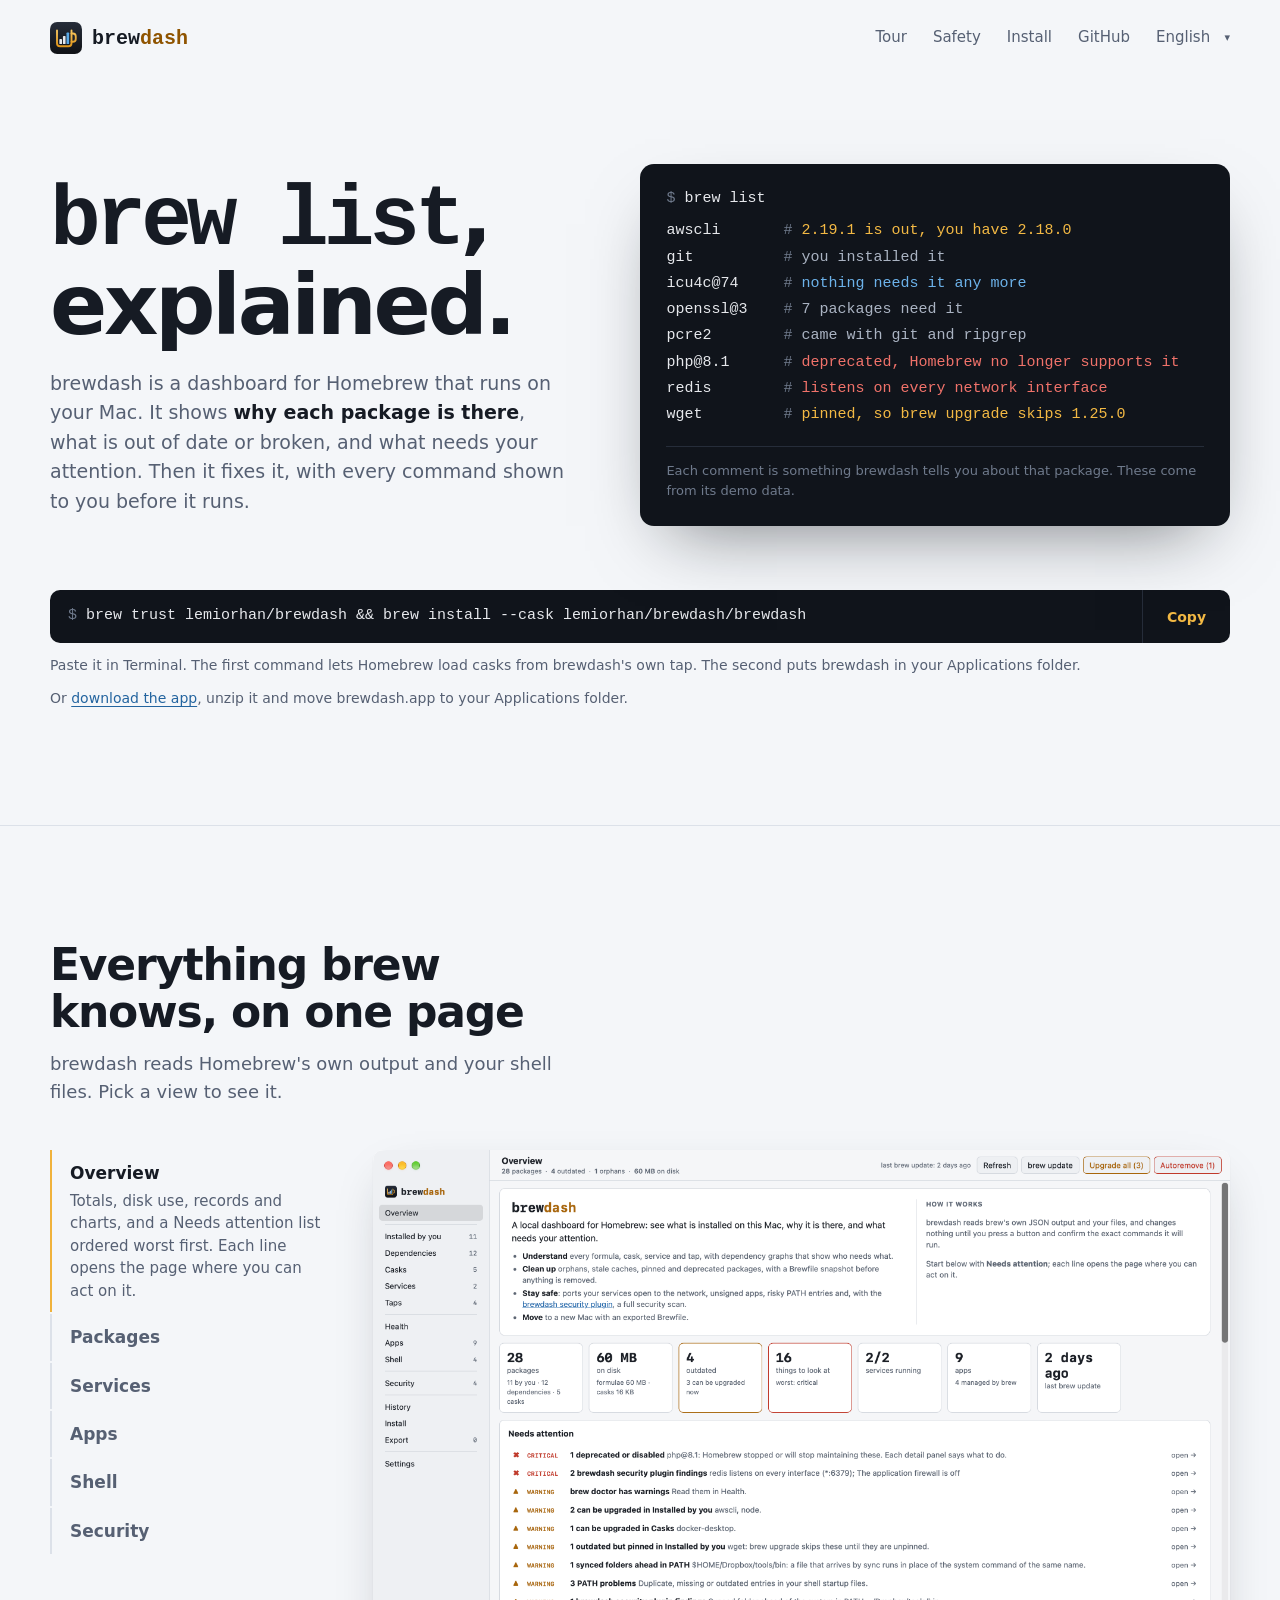
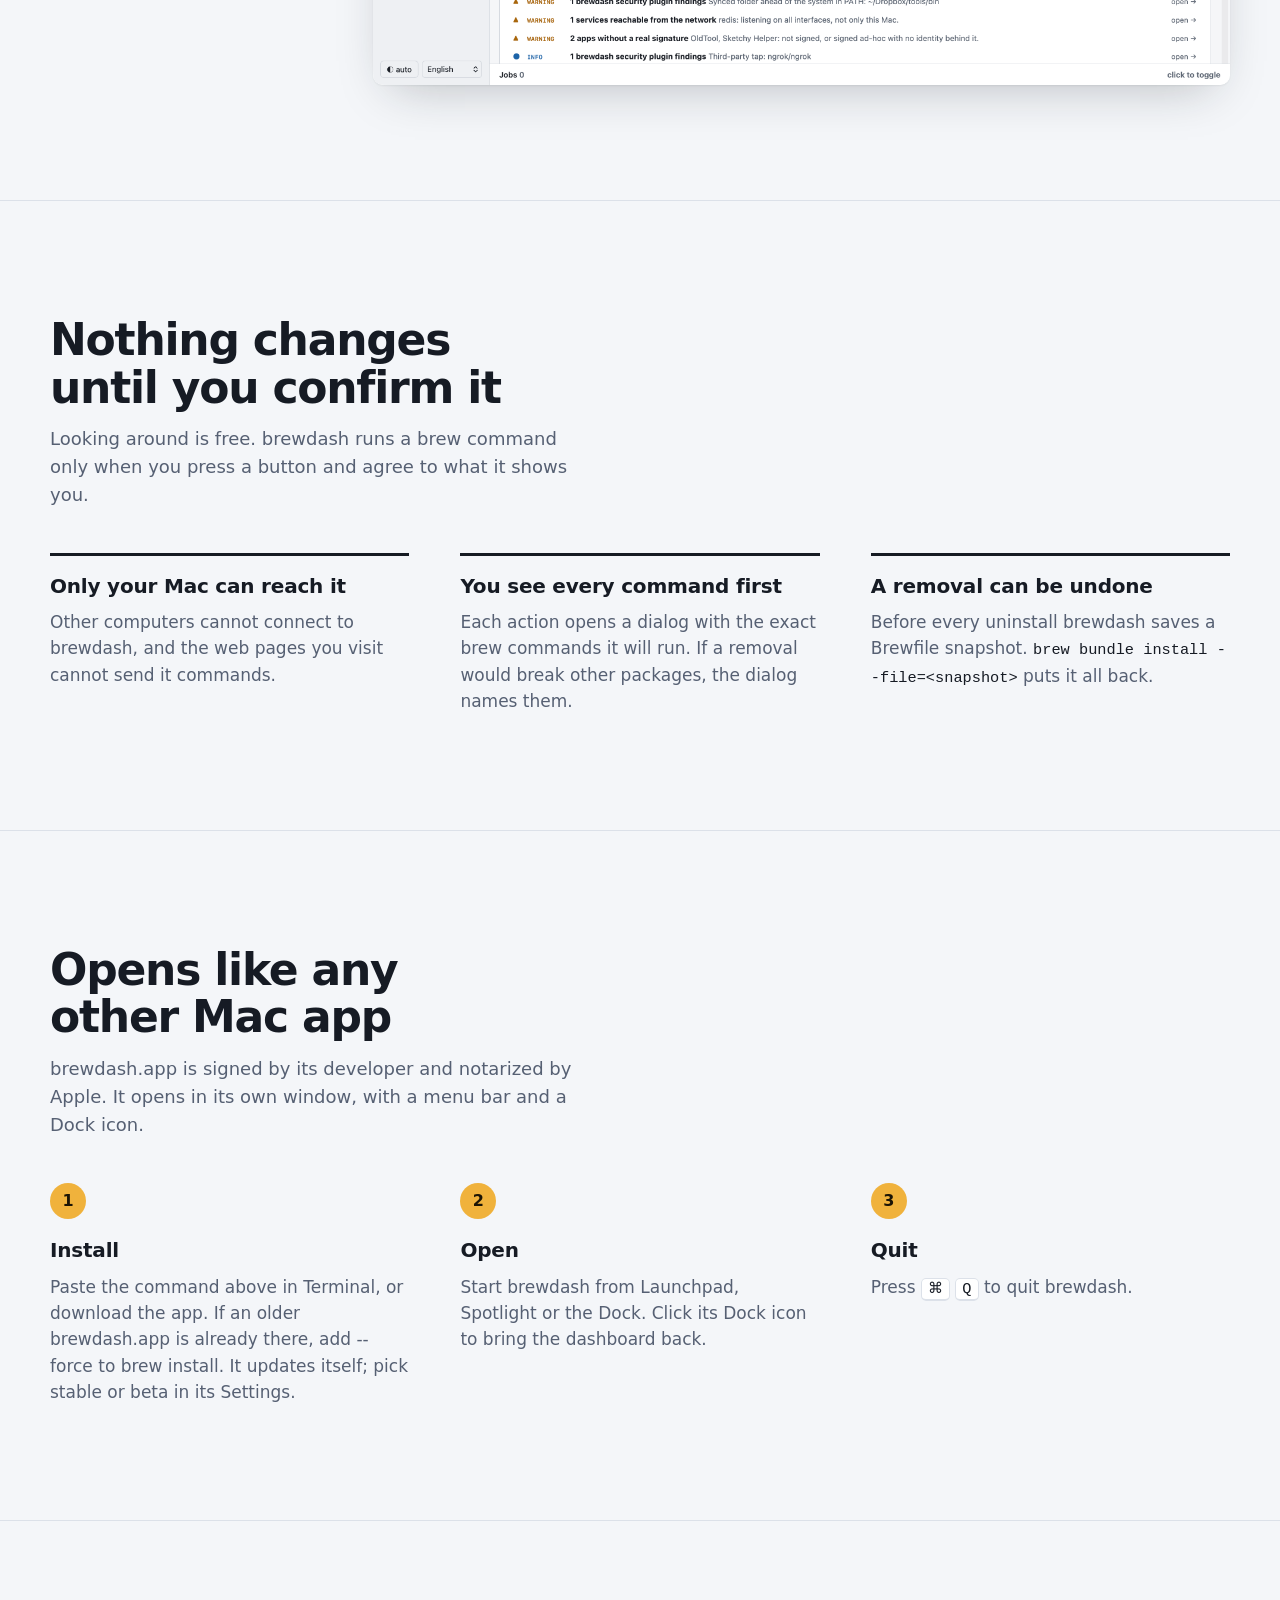
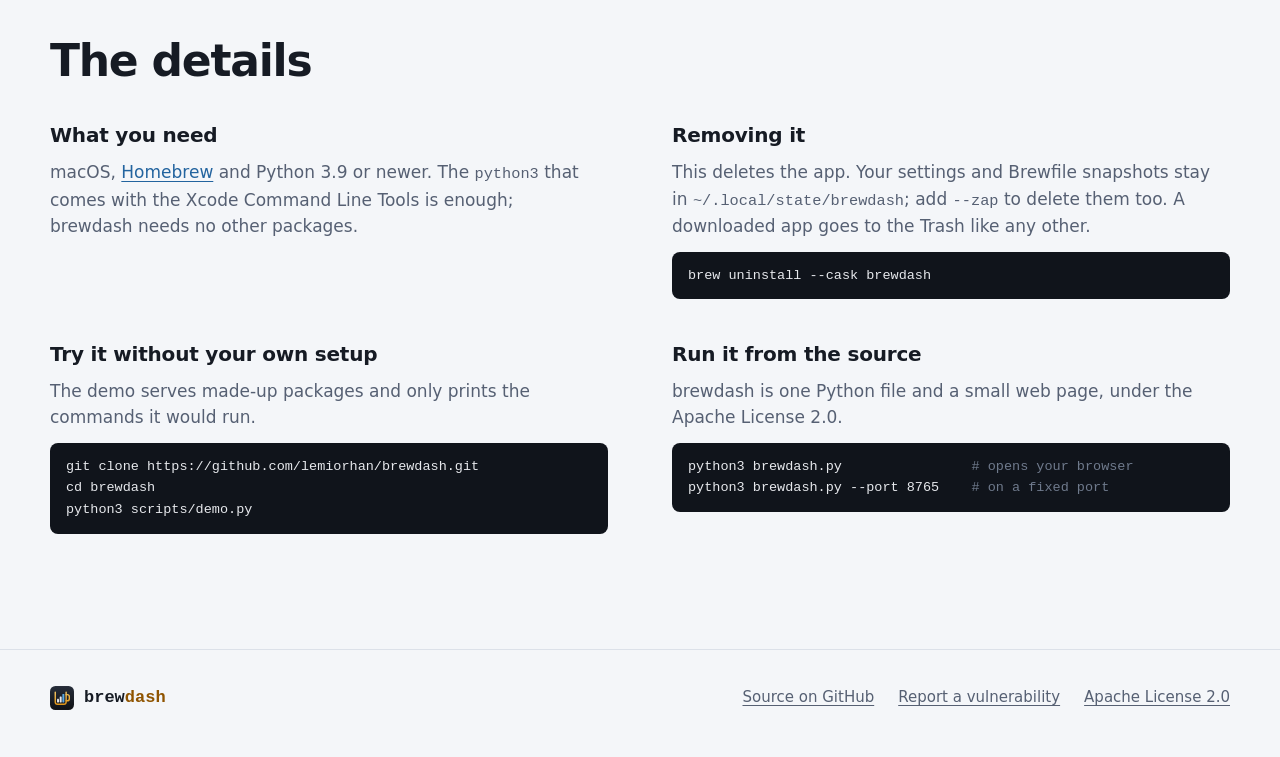
<file: docs/index.html>
<!DOCTYPE html>
<html lang="en">
<head>
<meta charset="utf-8">
<meta name="viewport" content="width=device-width, initial-scale=1">
<title data-i18n="doc.title">brewdash: a dashboard for Homebrew on your Mac</title>
<meta name="description" data-i18n-attr="content:doc.description" content="See why every Homebrew package on your Mac is there, what is out of date or broken, and what needs your attention. Fix it in the app, with every command shown before it runs.">
<meta name="color-scheme" content="light dark">
<meta name="theme-color" content="#f4f6f9" media="(prefers-color-scheme: light)">
<meta name="theme-color" content="#151a22" media="(prefers-color-scheme: dark)">
<link rel="icon" href="assets/logo.svg" type="image/svg+xml">
<link rel="alternate icon" href="assets/favicon-32.png" type="image/png" sizes="32x32">
<link rel="apple-touch-icon" href="assets/apple-touch-icon.png">
<link rel="canonical" href="https://lemiorhan.github.io/brewdash/">
<meta property="og:type" content="website">
<meta property="og:site_name" content="brewdash">
<meta property="og:title" content="brewdash: brew list, explained">
<meta property="og:description" content="A local dashboard for Homebrew. See why every package is there and what needs your attention.">
<meta property="og:url" content="https://lemiorhan.github.io/brewdash/">
<meta property="og:locale" content="en_US">
<meta property="og:locale:alternate" content="tr_TR">
<meta property="og:locale:alternate" content="es_ES">
<meta property="og:locale:alternate" content="zh_CN">
<meta property="og:image" content="https://lemiorhan.github.io/brewdash/assets/social.png">
<meta property="og:image:secure_url" content="https://lemiorhan.github.io/brewdash/assets/social.png">
<meta property="og:image:type" content="image/png">
<meta property="og:image:width" content="1200">
<meta property="og:image:height" content="630">
<meta property="og:image:alt" content="The brewdash logo, a mug holding a bar chart, beside the text: A local dashboard for Homebrew. See what is installed, and why.">
<meta name="twitter:card" content="summary_large_image">
<meta name="twitter:title" content="brewdash: brew list, explained">
<meta name="twitter:description" content="A local dashboard for Homebrew. See why every package is there and what needs your attention.">
<meta name="twitter:image" content="https://lemiorhan.github.io/brewdash/assets/social.png">
<meta name="twitter:image:alt" content="The brewdash logo, a mug holding a bar chart, beside the text: A local dashboard for Homebrew. See what is installed, and why.">
<meta name="author" content="Lemi Orhan Ergin">
<style>
:root {
  --paper: #f4f6f9;
  --surface: #ffffff;
  --ink: #161b24;
  --muted: #566073;
  --rule: #dce1e9;
  --amber: #8f5400;
  --amber-fill: #f0b23c;
  --blue: #23649f;
  --focus: #2f7fc4;
  --shot-shadow: 0 1px 2px rgba(22, 27, 36, .06), 0 18px 48px -18px rgba(22, 27, 36, .28);

  --term: #10141b;
  --term-rule: #262d3a;
  --term-ink: #e6e8ec;
  --term-dim: #6f7a8c;
  --term-red: #f0726a;
  --term-amber: #f3b944;
  --term-blue: #6cb2ea;
  --term-plain: #aab3c2;

  --sans: system-ui, -apple-system, "SF Pro Text", "Helvetica Neue", sans-serif;
  --mono: ui-monospace, "SF Mono", SFMono-Regular, Menlo, monospace;
  --measure: 34rem;
}
@media (prefers-color-scheme: dark) {
  :root {
    --paper: #151a22;
    --surface: #1c222c;
    --ink: #e8eaee;
    --muted: #9aa4b4;
    --rule: #2b3340;
    --amber: #f3b944;
    --blue: #6cb2ea;
    --focus: #6cb2ea;
    --shot-shadow: 0 0 0 1px #2b3340, 0 24px 60px -24px rgba(0, 0, 0, .7);
    --term: #0e1218;
  }
  .hero .terminal, .command, .snippet { box-shadow: 0 0 0 1px var(--term-rule); }
}

* { box-sizing: border-box; }
html { -webkit-text-size-adjust: 100%; scroll-behavior: smooth; }
body {
  margin: 0;
  background: var(--paper);
  color: var(--ink);
  font: 400 17px/1.55 var(--sans);
  -webkit-font-smoothing: antialiased;
}
a { color: var(--blue); text-underline-offset: 3px; }
a:hover { text-decoration-thickness: 2px; }
:focus-visible { outline: 2px solid var(--focus); outline-offset: 3px; border-radius: 4px; }
code, kbd { font-family: var(--mono); font-size: .9em; }
img { display: block; max-width: 100%; height: auto; }

.wrap { width: min(1180px, 100% - 40px); margin-inline: auto; }

/* Top bar */
.top { display: flex; align-items: center; justify-content: space-between; gap: 16px; padding-block: 22px; }
.wordmark { display: inline-flex; align-items: center; color: var(--ink); text-decoration: none; font: 700 20px var(--mono); }
.wordmark img { width: 32px; height: 32px; margin-right: 10px; }
.wordmark span { color: var(--amber); }
.top nav { display: flex; gap: 26px; font-size: 15px; }
.top nav a { color: var(--muted); text-decoration: none; }
.top nav a:hover { color: var(--ink); }
.lang { position: relative; display: inline-flex; align-items: center; color: var(--muted); }
.lang:hover { color: var(--ink); }
.lang select {
  appearance: none;
  -webkit-appearance: none;
  font: inherit;
  color: inherit;
  background: none;
  border: 0;
  padding: 0 14px 0 0;
  cursor: pointer;
}
.lang::after { content: "▾"; position: absolute; right: 0; font-size: 11px; pointer-events: none; }
.lang option { color: var(--ink); background: var(--surface); }

/* Hero */
.hero {
  display: grid;
  grid-template-columns: minmax(0, 1fr) minmax(0, 1.12fr);
  grid-template-areas: "text terminal" "install install";
  gap: clamp(32px, 5vw, 72px) clamp(32px, 5vw, 72px);
  align-items: center;
  padding-block: clamp(36px, 7vw, 88px) clamp(56px, 8vw, 112px);
}
.hero h1 {
  margin: 0 0 22px;
  font-size: clamp(46px, 6.6vw, 86px);
  line-height: .98;
  font-weight: 760;
  letter-spacing: -.04em;
}
.hero h1 code { font: inherit; font-family: var(--mono); font-weight: 700; letter-spacing: -.06em; }
.hero-text { grid-area: text; }
.lede { margin: 0; max-width: var(--measure); font-size: 19px; color: var(--muted); }
.lede strong { color: var(--ink); font-weight: 600; }

/* Install box */
.install { grid-area: install; }
.command {
  display: flex;
  align-items: stretch;
  background: var(--term);
  border-radius: 10px;
  overflow: hidden;
}
.command pre {
  flex: 1;
  margin: 0;
  padding: 15px 18px;
  color: var(--term-ink);
  font: 500 15px/1.5 var(--mono);
  white-space: pre-wrap;
  overflow-wrap: anywhere;
}
.command pre::before { content: "$ "; color: var(--term-dim); }
.copy {
  flex: none;
  min-width: 88px;
  border: 0;
  border-left: 1px solid var(--term-rule);
  background: transparent;
  color: var(--term-amber);
  font: 600 14px var(--sans);
  cursor: pointer;
}
.copy:hover { background: #1a2029; }
.copy:focus-visible { outline-offset: -3px; }
.install-note { margin: 12px 0 0; font-size: 14px; color: var(--muted); }

/* The annotated brew list */
.terminal {
  grid-area: terminal;
  margin: 0;
  background: var(--term);
  color: var(--term-ink);
  border-radius: 14px;
  padding: 22px 26px 26px;
  font: 400 15px/1.75 var(--mono);
  box-shadow: 0 30px 70px -30px rgba(10, 14, 20, .55);
}
.terminal .prompt { color: var(--term-dim); }
.terminal ol { list-style: none; margin: 6px 0 0; padding: 0; }
.terminal li { display: grid; grid-template-columns: 11ch minmax(0, 1fr); column-gap: 2ch; }
.terminal .pkg { color: var(--term-ink); }
.terminal .why { color: var(--term-plain); }
.terminal .why::before { content: "# "; color: var(--term-dim); }
.why.critical { color: var(--term-red); }
.why.warning { color: var(--term-amber); }
.why.info { color: var(--term-blue); }
.terminal figcaption { margin-top: 18px; padding-top: 14px; border-top: 1px solid var(--term-rule); color: var(--term-dim); font: 400 13px/1.5 var(--sans); }

@media (prefers-reduced-motion: no-preference) {
  .terminal .why { animation: annotate .5s steps(18, end) both; animation-delay: calc(.5s + var(--i) * .22s); }
  @keyframes annotate { from { clip-path: inset(0 100% 0 0); } to { clip-path: inset(0 0 0 0); } }
}

/* Sections */
.section { padding-block: clamp(64px, 9vw, 120px); border-top: 1px solid var(--rule); }
.section h2 { margin: 0 0 14px; font-size: clamp(30px, 3.6vw, 44px); line-height: 1.08; font-weight: 720; letter-spacing: -.028em; max-width: 22ch; text-wrap: balance; }
.section .intro { margin: 0 0 44px; max-width: var(--measure); color: var(--muted); font-size: 18px; }

/* Tour */
.tour { display: grid; grid-template-columns: 17rem minmax(0, 1fr); gap: clamp(24px, 4vw, 56px); align-items: start; }
.tour [role="tablist"] { display: flex; flex-direction: column; gap: 2px; }
.tour [role="tab"] {
  display: block;
  width: 100%;
  text-align: left;
  font: inherit;
  color: var(--muted);
  background: none;
  border: 0;
  border-left: 2px solid var(--rule);
  padding: 10px 0 10px 18px;
  cursor: pointer;
}
.tour [role="tab"] b { display: block; font-weight: 600; font-size: 17px; }
.tour [role="tab"] span { display: none; font-size: 15px; line-height: 1.5; margin-top: 4px; }
.tour [role="tab"]:hover { color: var(--ink); }
.tour [role="tab"][aria-selected="true"] { color: var(--ink); border-left-color: var(--amber-fill); }
.tour [role="tab"][aria-selected="true"] span { display: block; color: var(--muted); }
.shot { margin: 0; border-radius: 10px; overflow: hidden; box-shadow: var(--shot-shadow); background: var(--surface); }
.shot img { width: 100%; aspect-ratio: 1440 / 900; object-fit: cover; object-position: top left; }

/* Safety */
.facts { display: grid; grid-template-columns: repeat(3, minmax(0, 1fr)); gap: clamp(24px, 4vw, 56px); margin: 0; padding: 0; list-style: none; }
.facts h3 { margin: 0 0 10px; font-size: 20px; line-height: 1.25; font-weight: 650; letter-spacing: -.01em; }
.facts p { margin: 0; color: var(--muted); }
.facts code { color: var(--ink); }
.facts li { padding-top: 18px; border-top: 3px solid var(--ink); }

/* Mac app steps: a real sequence, so they are numbered */
.steps { counter-reset: step; display: grid; grid-template-columns: repeat(3, minmax(0, 1fr)); gap: clamp(24px, 4vw, 56px); margin: 0; padding: 0; list-style: none; }
.steps li { counter-increment: step; }
.steps li::before {
  content: counter(step);
  display: grid;
  place-items: center;
  width: 36px;
  height: 36px;
  margin-bottom: 16px;
  border-radius: 50%;
  background: var(--amber-fill);
  color: #1b1405;
  font: 700 16px var(--sans);
}
.steps h3 { margin: 0 0 8px; font-size: 20px; font-weight: 650; letter-spacing: -.01em; }
.steps p { margin: 0; color: var(--muted); }
kbd { padding: 1px 6px; border: 1px solid var(--rule); border-bottom-width: 2px; border-radius: 5px; background: var(--surface); color: var(--ink); }

/* Details */
.details { display: grid; grid-template-columns: repeat(2, minmax(0, 1fr)); gap: 40px clamp(32px, 5vw, 72px); margin-top: 36px; }
.details h3 { margin: 0 0 8px; font-size: 20px; font-weight: 650; letter-spacing: -.01em; }
.details p { margin: 0 0 12px; color: var(--muted); max-width: var(--measure); }
.snippet {
  margin: 0;
  padding: 13px 16px;
  background: var(--term);
  color: var(--term-ink);
  border-radius: 8px;
  font: 400 13.5px/1.6 var(--mono);
  white-space: pre-wrap;
  overflow-wrap: anywhere;
}
.snippet .c { color: var(--term-dim); }

footer { border-top: 1px solid var(--rule); padding-block: 36px 48px; color: var(--muted); font-size: 15px; }
footer .wrap { display: flex; flex-wrap: wrap; align-items: center; justify-content: space-between; gap: 16px 32px; }
footer .wordmark { font-size: 17px; }
footer .wordmark img { width: 24px; height: 24px; }
footer nav { display: flex; flex-wrap: wrap; gap: 8px 24px; }
footer a { color: var(--muted); }

@media (max-width: 960px) {
  .hero { grid-template-columns: minmax(0, 1fr); grid-template-areas: "text" "install" "terminal"; }
  .tour { grid-template-columns: minmax(0, 1fr); }
  .tour [role="tablist"] { flex-direction: row; overflow-x: auto; gap: 0; scrollbar-width: none; }
  .tour [role="tab"] { width: auto; flex: none; border-left: 0; border-bottom: 2px solid var(--rule); padding: 8px 14px; }
  .tour [role="tab"] b { font-size: 16px; }
  .tour [role="tab"] span, .tour [role="tab"][aria-selected="true"] span { display: none; }
  .tour [role="tab"][aria-selected="true"] { border-bottom-color: var(--amber-fill); }
  .tour-caption { display: block; }
  .facts, .steps, .details { grid-template-columns: minmax(0, 1fr); }
}
.tour-caption { display: none; margin: 14px 0 0; color: var(--muted); font-size: 15px; }
@media (max-width: 560px) {
  body { font-size: 16px; }
  .top nav a:not(.gh) { display: none; }
  .lede { font-size: 17px; }
  .terminal { padding: 18px 18px 20px; font-size: 13px; line-height: 1.55; border-radius: 12px; }
  .terminal li { grid-template-columns: minmax(0, 1fr); margin-bottom: 6px; }
  .terminal .why { padding-left: 2ch; }
  .command pre { font-size: 14px; padding: 13px 14px; }
  .copy { min-width: 72px; }
}
</style>
</head>
<body>

<header class="wrap top">
  <a class="wordmark" href="./" aria-label="brewdash home" data-i18n-attr="aria-label:home.aria"><img src="assets/logo.svg" alt="">brew<span>dash</span></a>
  <nav aria-label="Page" data-i18n-attr="aria-label:nav.aria">
    <a href="#tour" data-i18n="nav.tour">Tour</a>
    <a href="#safety" data-i18n="nav.safety">Safety</a>
    <a href="#install" data-i18n="nav.install">Install</a>
    <a class="gh" href="https://github.com/lemiorhan/brewdash">GitHub</a>
    <label class="lang"><select id="lang" aria-label="Language" data-i18n-attr="aria-label:lang.label">
      <option value="en" lang="en">English</option>
      <option value="tr" lang="tr">Türkçe</option>
      <option value="es" lang="es">Español</option>
      <option value="zh-CN" lang="zh-CN">简体中文</option>
    </select></label>
  </nav>
</header>

<main>
  <section class="wrap hero">
    <div class="hero-text">
      <h1 data-i18n-html="hero.title"><code>brew list</code>, explained.</h1>
      <p class="lede" data-i18n-html="hero.lede">brewdash is a dashboard for Homebrew that runs on your Mac. It shows <strong>why each package is there</strong>, what is out of date or broken, and what needs your attention. Then it fixes it, with every command shown to you before it runs.</p>
    </div>

    <div class="install" id="install">
      <div class="command">
        <pre id="install-command" tabindex="0">brew trust lemiorhan/brewdash &amp;&amp; brew install --cask lemiorhan/brewdash/brewdash</pre>
        <button type="button" class="copy" data-copy="install-command" data-i18n="copy.button">Copy</button>
      </div>
      <p class="install-note" data-i18n="install.note">Paste it in Terminal. The first command lets Homebrew load casks from brewdash's own tap. The second puts brewdash in your Applications folder.</p>
      <p class="install-note" data-i18n-html="install.download">Or <a class="download" href="https://github.com/lemiorhan/brewdash/releases/latest/download/brewdash-macos.zip">download the app</a>, unzip it and move brewdash.app to your Applications folder.</p>
      <p class="install-note" role="status" aria-live="polite" id="copy-status"></p>
    </div>

    <figure class="terminal" aria-label="brew list output with what brewdash tells you about each package" data-i18n-attr="aria-label:terminal.aria">
      <span class="prompt">$</span> brew list
      <ol>
        <li style="--i:0"><span class="pkg">awscli</span><span class="why warning">2.19.1 is out, you have 2.18.0</span></li>
        <li style="--i:1"><span class="pkg">git</span><span class="why">you installed it</span></li>
        <li style="--i:2"><span class="pkg">icu4c@74</span><span class="why info">nothing needs it any more</span></li>
        <li style="--i:3"><span class="pkg">openssl@3</span><span class="why">7 packages need it</span></li>
        <li style="--i:4"><span class="pkg">pcre2</span><span class="why">came with git and ripgrep</span></li>
        <li style="--i:5"><span class="pkg">php@8.1</span><span class="why critical">deprecated, Homebrew no longer supports it</span></li>
        <li style="--i:6"><span class="pkg">redis</span><span class="why critical">listens on every network interface</span></li>
        <li style="--i:7"><span class="pkg">wget</span><span class="why warning">pinned, so brew upgrade skips 1.25.0</span></li>
      </ol>
      <figcaption data-i18n="terminal.caption">Each comment is something brewdash tells you about that package. These come from its demo data.</figcaption>
    </figure>
  </section>

  <section class="section" id="tour" aria-labelledby="tour-title">
    <div class="wrap">
      <h2 id="tour-title" data-i18n="tour.title">Everything brew knows, on one page</h2>
      <p class="intro" data-i18n="tour.intro">brewdash reads Homebrew's own output and your shell files. Pick a view to see it.</p>
      <div class="tour">
        <div role="tablist" aria-label="Views" data-i18n-attr="aria-label:tour.viewsAria" aria-orientation="vertical">
          <button type="button" role="tab" aria-selected="true" aria-controls="tour-shot" data-shot="overview" data-alt="The overview: totals, disk use and a Needs attention list ordered worst first" data-i18n-attr="data-alt:tour.overview.alt"><b data-i18n="tour.overview.name">Overview</b><span data-i18n="tour.overview.desc">Totals, disk use, records and charts, and a Needs attention list ordered worst first. Each line opens the page where you can act on it.</span></button>
          <button type="button" role="tab" aria-selected="false" aria-controls="tour-shot" data-shot="packages" data-alt="The package list with the detail panel and dependency graph of node" data-i18n-attr="data-alt:tour.packages.alt"><b data-i18n="tour.packages.name">Packages</b><span data-i18n="tour.packages.desc">Version, size, install date and what uses each package. The detail panel draws the dependency graph and says whether removing it is safe.</span></button>
          <button type="button" role="tab" aria-selected="false" aria-controls="tour-shot" data-shot="services" data-alt="Brew services with the ports each one listens on" data-i18n-attr="data-alt:tour.services.alt"><b data-i18n="tour.services.name">Services</b><span data-i18n="tour.services.desc">Start, stop and restart brew services, and see which ports each one opens. A port other machines can reach is flagged.</span></button>
          <button type="button" role="tab" aria-selected="false" aria-controls="tour-shot" data-shot="apps" data-alt="Apps with how each was installed and who signed it" data-i18n-attr="data-alt:tour.apps.alt"><b data-i18n="tour.apps.name">Apps</b><span data-i18n="tour.apps.desc">Every app in your Applications folders, how it got there and who signed it. Replace an app you installed by hand with the same app from its brew cask.</span></button>
          <button type="button" role="tab" aria-selected="false" aria-controls="tour-shot" data-shot="shell" data-alt="PATH entries from shell startup files with problems flagged" data-i18n-attr="data-alt:tour.shell.alt"><b data-i18n="tour.shell.name">Shell</b><span data-i18n="tour.shell.desc">The PATH lines in your shell startup files, with missing, duplicated and risky entries flagged.</span></button>
          <button type="button" role="tab" aria-selected="false" aria-controls="tour-shot" data-shot="security" data-alt="The brewdash security plugin's findings in the Security tab" data-i18n-attr="data-alt:tour.security.alt"><b data-i18n="tour.security.name">Security</b><span data-i18n="tour.security.desc">Findings from the brewdash security plugin, a separate macOS security scanner, shown next to the packages, taps and shell files they concern.</span></button>
        </div>
        <div id="tour-shot" role="tabpanel" aria-label="Screenshot" data-i18n-attr="aria-label:tour.shotAria">
          <figure class="shot">
            <picture>
              <source media="(prefers-color-scheme: dark)" srcset="screenshots/overview-dark.png">
              <img src="screenshots/overview-light.png" width="1440" height="900" alt="The overview: totals, disk use and a Needs attention list ordered worst first">
            </picture>
          </figure>
          <p class="tour-caption" id="tour-caption">Totals, disk use, records and charts, and a Needs attention list ordered worst first. Each line opens the page where you can act on it.</p>
        </div>
      </div>
    </div>
  </section>

  <section class="section" id="safety" aria-labelledby="safety-title">
    <div class="wrap">
      <h2 id="safety-title" data-i18n="safety.title">Nothing changes until you confirm it</h2>
      <p class="intro" data-i18n="safety.intro">Looking around is free. brewdash runs a brew command only when you press a button and agree to what it shows you.</p>
      <ul class="facts">
        <li>
          <h3 data-i18n="safety.local.title">Only your Mac can reach it</h3>
          <p data-i18n="safety.local.body">Other computers cannot connect to brewdash, and the web pages you visit cannot send it commands.</p>
        </li>
        <li>
          <h3 data-i18n="safety.preview.title">You see every command first</h3>
          <p data-i18n="safety.preview.body">Each action opens a dialog with the exact brew commands it will run. If a removal would break other packages, the dialog names them.</p>
        </li>
        <li>
          <h3 data-i18n="safety.undo.title">A removal can be undone</h3>
          <p data-i18n-html="safety.undo.body">Before every uninstall brewdash saves a Brewfile snapshot. <code>brew bundle install --file=&lt;snapshot&gt;</code> puts it all back.</p>
        </li>
      </ul>
    </div>
  </section>

  <section class="section" id="app" aria-labelledby="app-title">
    <div class="wrap">
      <h2 id="app-title" data-i18n="app.title">Opens like any other Mac app</h2>
      <p class="intro" data-i18n="app.intro">brewdash.app is signed by its developer and notarized by Apple. It opens in its own window, with a menu bar and a Dock icon.</p>
      <ol class="steps">
        <li>
          <h3 data-i18n="app.install.title">Install</h3>
          <p data-i18n="app.install.body">Paste the command above in Terminal, or download the app. If an older brewdash.app is already there, add --force to brew install. It updates itself; pick stable or beta in its Settings.</p>
        </li>
        <li>
          <h3 data-i18n="app.open.title">Open</h3>
          <p data-i18n="app.open.body">Start brewdash from Launchpad, Spotlight or the Dock. Click its Dock icon to bring the dashboard back.</p>
        </li>
        <li>
          <h3 data-i18n="app.quit.title">Quit</h3>
          <p data-i18n-html="app.quit.body">Press <kbd>⌘</kbd> <kbd>Q</kbd> to quit brewdash.</p>
        </li>
      </ol>
    </div>
  </section>

  <section class="section" id="details" aria-labelledby="details-title">
    <div class="wrap">
      <h2 id="details-title" data-i18n="details.title">The details</h2>
      <div class="details">
        <div>
          <h3 data-i18n="details.needs.title">What you need</h3>
          <p data-i18n-html="details.needs.body">macOS, <a href="https://brew.sh">Homebrew</a> and Python 3.9 or newer. The <code>python3</code> that comes with the Xcode Command Line Tools is enough; brewdash needs no other packages.</p>
        </div>
        <div>
          <h3 data-i18n="details.remove.title">Removing it</h3>
          <p data-i18n-html="details.remove.body">This deletes the app. Your settings and Brewfile snapshots stay in <code>~/.local/state/brewdash</code>; add <code>--zap</code> to delete them too. A downloaded app goes to the Trash like any other.</p>
          <pre class="snippet">brew uninstall --cask brewdash</pre>
        </div>
        <div>
          <h3 data-i18n="details.demo.title">Try it without your own setup</h3>
          <p data-i18n="details.demo.body">The demo serves made-up packages and only prints the commands it would run.</p>
          <pre class="snippet">git clone https://github.com/lemiorhan/brewdash.git
cd brewdash
python3 scripts/demo.py</pre>
        </div>
        <div>
          <h3 data-i18n="details.source.title">Run it from the source</h3>
          <p data-i18n="details.source.body">brewdash is one Python file and a small web page, under the Apache License 2.0.</p>
          <pre class="snippet">python3 brewdash.py                <span class="c"># opens your browser</span>
python3 brewdash.py --port 8765    <span class="c"># on a fixed port</span></pre>
        </div>
      </div>
    </div>
  </section>
</main>

<footer>
  <div class="wrap">
    <a class="wordmark" href="./"><img src="assets/logo.svg" alt="">brew<span>dash</span></a>
    <nav aria-label="Project" data-i18n-attr="aria-label:footer.aria">
      <a href="https://github.com/lemiorhan/brewdash" data-i18n="footer.source">Source on GitHub</a>
      <a href="https://github.com/lemiorhan/brewdash/blob/master/SECURITY.md" data-i18n="footer.vuln">Report a vulnerability</a>
      <a href="https://github.com/lemiorhan/brewdash/blob/master/LICENSE">Apache License 2.0</a>
    </nav>
  </div>
</footer>

<script>
window.brewdashI18n = (() => {
  const ZIP = 'class="download" href="https://github.com/lemiorhan/brewdash/releases/latest/download/brewdash-macos.zip"';
  const dict = {
    en: {
      "doc.title": "brewdash: a dashboard for Homebrew on your Mac",
      "doc.description": "See why every Homebrew package on your Mac is there, what is out of date or broken, and what needs your attention. Fix it in the app, with every command shown before it runs.",
      "home.aria": "brewdash home",
      "nav.aria": "Page",
      "nav.tour": "Tour",
      "nav.safety": "Safety",
      "nav.install": "Install",
      "lang.label": "Language",
      "hero.title": "<code>brew list</code>, explained.",
      "hero.lede": "brewdash is a dashboard for Homebrew that runs on your Mac. It shows <strong>why each package is there</strong>, what is out of date or broken, and what needs your attention. Then it fixes it, with every command shown to you before it runs.",
      "copy.button": "Copy",
      "copy.done": "Copied",
      "copy.status": "The install command is on your clipboard. Paste it in Terminal.",
      "copy.fallback": "Press ⌘C to copy the selected command.",
      "install.note": "Paste it in Terminal. The first command lets Homebrew load casks from brewdash's own tap. The second puts brewdash in your Applications folder.",
      "install.download": `Or <a ${ZIP}>download the app</a>, unzip it and move brewdash.app to your Applications folder.`,
      "terminal.aria": "brew list output with what brewdash tells you about each package",
      "terminal.caption": "Each comment is something brewdash tells you about that package. These come from its demo data.",
      "tour.title": "Everything brew knows, on one page",
      "tour.intro": "brewdash reads Homebrew's own output and your shell files. Pick a view to see it.",
      "tour.viewsAria": "Views",
      "tour.shotAria": "Screenshot",
      "tour.overview.name": "Overview",
      "tour.overview.desc": "Totals, disk use, records and charts, and a Needs attention list ordered worst first. Each line opens the page where you can act on it.",
      "tour.overview.alt": "The overview: totals, disk use and a Needs attention list ordered worst first",
      "tour.packages.name": "Packages",
      "tour.packages.desc": "Version, size, install date and what uses each package. The detail panel draws the dependency graph and says whether removing it is safe.",
      "tour.packages.alt": "The package list with the detail panel and dependency graph of node",
      "tour.services.name": "Services",
      "tour.services.desc": "Start, stop and restart brew services, and see which ports each one opens. A port other machines can reach is flagged.",
      "tour.services.alt": "Brew services with the ports each one listens on",
      "tour.apps.name": "Apps",
      "tour.apps.desc": "Every app in your Applications folders, how it got there and who signed it. Replace an app you installed by hand with the same app from its brew cask.",
      "tour.apps.alt": "Apps with how each was installed and who signed it",
      "tour.shell.name": "Shell",
      "tour.shell.desc": "The PATH lines in your shell startup files, with missing, duplicated and risky entries flagged.",
      "tour.shell.alt": "PATH entries from shell startup files with problems flagged",
      "tour.security.name": "Security",
      "tour.security.desc": "Findings from the brewdash security plugin, a separate macOS security scanner, shown next to the packages, taps and shell files they concern.",
      "tour.security.alt": "The brewdash security plugin's findings in the Security tab",
      "safety.title": "Nothing changes until you confirm it",
      "safety.intro": "Looking around is free. brewdash runs a brew command only when you press a button and agree to what it shows you.",
      "safety.local.title": "Only your Mac can reach it",
      "safety.local.body": "Other computers cannot connect to brewdash, and the web pages you visit cannot send it commands.",
      "safety.preview.title": "You see every command first",
      "safety.preview.body": "Each action opens a dialog with the exact brew commands it will run. If a removal would break other packages, the dialog names them.",
      "safety.undo.title": "A removal can be undone",
      "safety.undo.body": "Before every uninstall brewdash saves a Brewfile snapshot. <code>brew bundle install --file=&lt;snapshot&gt;</code> puts it all back.",
      "app.title": "Opens like any other Mac app",
      "app.intro": "brewdash.app is signed by its developer and notarized by Apple. It opens in its own window, with a menu bar and a Dock icon.",
      "app.install.title": "Install",
      "app.install.body": "Paste the command above in Terminal, or download the app. If an older brewdash.app is already there, add --force to brew install. It updates itself; pick stable or beta in its Settings.",
      "app.open.title": "Open",
      "app.open.body": "Start brewdash from Launchpad, Spotlight or the Dock. Click its Dock icon to bring the dashboard back.",
      "app.quit.title": "Quit",
      "app.quit.body": "Press <kbd>⌘</kbd> <kbd>Q</kbd> to quit brewdash.",
      "details.title": "The details",
      "details.needs.title": "What you need",
      "details.needs.body": 'macOS, <a href="https://brew.sh">Homebrew</a> and Python 3.9 or newer. The <code>python3</code> that comes with the Xcode Command Line Tools is enough; brewdash needs no other packages.',
      "details.remove.title": "Removing it",
      "details.remove.body": "This deletes the app. Your settings and Brewfile snapshots stay in <code>~/.local/state/brewdash</code>; add <code>--zap</code> to delete them too. A downloaded app goes to the Trash like any other.",
      "details.demo.title": "Try it without your own setup",
      "details.demo.body": "The demo serves made-up packages and only prints the commands it would run.",
      "details.source.title": "Run it from the source",
      "details.source.body": "brewdash is one Python file and a small web page, under the Apache License 2.0.",
      "footer.aria": "Project",
      "footer.source": "Source on GitHub",
      "footer.vuln": "Report a vulnerability",
    },
    tr: {
      "doc.title": "brewdash: Mac'indeki Homebrew için bir dashboard",
      "doc.description": "Mac'indeki her Homebrew paketinin neden orada olduğunu, hangilerinin güncel olmadığını ya da bozuk olduğunu ve neyle ilgilenmen gerektiğini gör. Sorunları uygulamanın içinden düzelt; her komut çalışmadan önce önüne gelir.",
      "home.aria": "brewdash ana sayfa",
      "nav.aria": "Sayfa",
      "nav.tour": "Ekranlar",
      "nav.safety": "Güvenlik",
      "nav.install": "Kurulum",
      "lang.label": "Dil",
      "hero.title": "<code>brew list</code>, açıklamalı.",
      "hero.lede": "brewdash, Mac'inde çalışan bir Homebrew dashboard'u. <strong>Her paketin neden orada olduğunu</strong>, hangilerinin güncel olmadığını ya da bozuk olduğunu ve neyle ilgilenmen gerektiğini gösteriyor. Sonra da düzeltiyor; her komutu çalıştırmadan önce sana gösteriyor.",
      "copy.button": "Kopyala",
      "copy.done": "Kopyalandı",
      "copy.status": "Kurulum komutu panoda. Terminal'e yapıştır.",
      "copy.fallback": "Seçili komutu kopyalamak için ⌘C'ye bas.",
      "install.note": "Terminal'e yapıştır. İlk komut, Homebrew'un brewdash'in kendi tap'inden cask yüklemesine izin veriyor. İkincisi brewdash'i Uygulamalar klasörüne koyuyor.",
      "install.download": `Ya da <a ${ZIP}>uygulamayı indir</a>, ZIP'i aç ve brewdash.app'i Uygulamalar klasörüne taşı.`,
      "terminal.aria": "brewdash'in her paket için söyledikleriyle birlikte brew list çıktısı",
      "terminal.caption": "Her yorum, brewdash'in o paket hakkında sana söylediği bir şey. Bunlar demo verisinden geliyor.",
      "tour.title": "brew'un bildiği her şey, tek sayfada",
      "tour.intro": "brewdash, Homebrew'un kendi çıktısını ve shell dosyalarını okuyor. Görmek için bir ekran seç.",
      "tour.viewsAria": "Ekranlar",
      "tour.shotAria": "Ekran görüntüsü",
      "tour.overview.name": "Genel bakış",
      "tour.overview.desc": "Toplamlar, disk kullanımı, rekorlar ve grafikler, bir de en kötüden başlayan Needs attention listesi. Her satır, o konuda bir şey yapabileceğin sayfayı açıyor.",
      "tour.overview.alt": "Genel bakış ekranı: toplamlar, disk kullanımı ve en kötüden başlayan Needs attention listesi",
      "tour.packages.name": "Paketler",
      "tour.packages.desc": "Her paketin sürümü, boyutu, kurulum tarihi ve onu nelerin kullandığı. Detay paneli dependency grafiğini çiziyor, paketi kaldırmanın güvenli olup olmadığını söylüyor.",
      "tour.packages.alt": "Paket listesi; node'un detay paneli ve dependency grafiği açık",
      "tour.services.name": "Servisler",
      "tour.services.desc": "brew servislerini başlat, durdur, yeniden başlat; hangisinin hangi port'ları açtığını gör. Başka makinelerin erişebildiği port'lar işaretleniyor.",
      "tour.services.alt": "brew servisleri ve her birinin dinlediği port'lar",
      "tour.apps.name": "Uygulamalar",
      "tour.apps.desc": "Uygulamalar klasörlerindeki her uygulama, oraya nasıl geldiği ve kimin imzaladığı. Elle kurduğun bir uygulamanın yerine brew cask'indeki aynı uygulamayı kurabilirsin.",
      "tour.apps.alt": "Uygulamalar; her birinin nasıl kurulduğu ve kimin imzaladığı",
      "tour.shell.name": "Shell",
      "tour.shell.desc": "Shell başlangıç dosyalarındaki PATH satırları. Olmayan, tekrar eden ve riskli girdiler işaretli.",
      "tour.shell.alt": "Shell başlangıç dosyalarındaki PATH girdileri, sorunlu olanlar işaretli",
      "tour.security.name": "Güvenlik taraması",
      "tour.security.desc": "Ayrı bir macOS güvenlik tarayıcısı olan brewdash security plugin'in bulguları, ilgili oldukları paketlerin, tap'lerin ve shell dosyalarının yanında.",
      "tour.security.alt": "Security sekmesindeki brewdash security plugin bulguları",
      "safety.title": "Sen onaylamadan hiçbir şey değişmez",
      "safety.intro": "Etrafa bakmak serbest. brewdash bir brew komutunu ancak sen bir butona basıp gösterdiğini onaylarsan çalıştırıyor.",
      "safety.local.title": "Sadece senin Mac'in erişebilir",
      "safety.local.body": "Başka bilgisayarlar brewdash'e bağlanamaz. Gezdiğin web sayfaları da ona komut gönderemez.",
      "safety.preview.title": "Her komutu önce sen görürsün",
      "safety.preview.body": "Her işlem, çalıştıracağı brew komutlarını birebir gösteren bir dialog açıyor. Bir paketi kaldırmak başka paketleri bozacaksa dialog onları tek tek yazıyor.",
      "safety.undo.title": "Kaldırdığını geri getirebilirsin",
      "safety.undo.body": "brewdash her uninstall'dan önce bir Brewfile snapshot'ı alıyor. <code>brew bundle install --file=&lt;snapshot&gt;</code> hepsini geri kuruyor.",
      "app.title": "Diğer Mac uygulamaları gibi açılır",
      "app.intro": "brewdash.app'i geliştiricisi imzaladı, Apple da notarize etti. Uygulama kendi penceresinde, menü bar'ı ve Dock ikonuyla açılıyor.",
      "app.install.title": "Kur",
      "app.install.body": "Yukarıdaki komutu Terminal'e yapıştır ya da uygulamayı indir. Orada eski bir brewdash.app varsa brew install'a --force ekle. Uygulama kendini güncelliyor; stable ya da beta'yı Ayarlar'dan seç.",
      "app.open.title": "Aç",
      "app.open.body": "brewdash'i Launchpad'den, Spotlight'tan ya da Dock'tan başlat. Dashboard'u geri getirmek için Dock'taki ikonuna tıkla.",
      "app.quit.title": "Kapat",
      "app.quit.body": "brewdash'ten çıkmak için <kbd>⌘</kbd> <kbd>Q</kbd>'ya bas.",
      "details.title": "Detaylar",
      "details.needs.title": "Gerekenler",
      "details.needs.body": 'macOS, <a href="https://brew.sh">Homebrew</a> ve Python 3.9 ya da üstü. Xcode Command Line Tools\'la gelen <code>python3</code> yeterli; brewdash başka paket istemiyor.',
      "details.remove.title": "Kaldırmak için",
      "details.remove.body": "Bu komut uygulamayı siliyor. Ayarların ve Brewfile snapshot'ların <code>~/.local/state/brewdash</code> içinde kalıyor; onları da silmek için <code>--zap</code> ekle. İndirip kurduğun uygulamayı her uygulama gibi Çöp Sepeti'ne taşıman yeterli.",
      "details.demo.title": "Kendi kurulumuna dokunmadan dene",
      "details.demo.body": "Demo uydurma paketlerle çalışıyor ve çalıştıracağı komutları sadece ekrana yazıyor.",
      "details.source.title": "Kaynak koddan çalıştır",
      "details.source.body": "brewdash tek bir Python dosyası ve küçük bir web sayfasından ibaret. Apache License 2.0 ile dağıtılıyor.",
      "footer.aria": "Proje",
      "footer.source": "GitHub'da kaynak kod",
      "footer.vuln": "Güvenlik açığı bildir",
    },
    es: {
      "doc.title": "brewdash: un panel para Homebrew en tu Mac",
      "doc.description": "Descubre por qué está cada paquete de Homebrew en tu Mac, cuáles están desactualizados o rotos y qué requiere tu atención. Arréglalo desde la app, viendo cada comando antes de que se ejecute.",
      "home.aria": "Inicio de brewdash",
      "nav.aria": "Página",
      "nav.tour": "Recorrido",
      "nav.safety": "Seguridad",
      "nav.install": "Instalación",
      "lang.label": "Idioma",
      "hero.title": "<code>brew list</code>, explicado.",
      "hero.lede": "brewdash es un panel para Homebrew que se ejecuta en tu Mac. Te muestra <strong>por qué está ahí cada paquete</strong>, qué está desactualizado o roto y qué requiere tu atención. Y luego lo arregla, enseñándote cada comando antes de ejecutarlo.",
      "copy.button": "Copiar",
      "copy.done": "Copiado",
      "copy.status": "El comando de instalación está en tu portapapeles. Pégalo en Terminal.",
      "copy.fallback": "Pulsa ⌘C para copiar el comando seleccionado.",
      "install.note": "Pégalo en Terminal. El primer comando permite que Homebrew cargue casks del tap propio de brewdash. El segundo instala brewdash en tu carpeta Aplicaciones.",
      "install.download": `O <a ${ZIP}>descarga la app</a>, descomprímela y mueve brewdash.app a tu carpeta Aplicaciones.`,
      "terminal.aria": "Salida de brew list con lo que brewdash te dice de cada paquete",
      "terminal.caption": "Cada comentario es algo que brewdash te dice sobre ese paquete. Salen de sus datos de demostración.",
      "tour.title": "Todo lo que sabe brew, en una sola página",
      "tour.intro": "brewdash lee la salida del propio Homebrew y tus archivos de shell. Elige una vista para verla.",
      "tour.viewsAria": "Vistas",
      "tour.shotAria": "Captura de pantalla",
      "tour.overview.name": "Resumen",
      "tour.overview.desc": "Totales, uso de disco, récords y gráficos, y una lista Needs attention ordenada de lo más grave a lo menos. Cada línea abre la página donde puedes resolverlo.",
      "tour.overview.alt": "La vista Resumen: totales, uso de disco y una lista Needs attention ordenada de lo más grave a lo menos",
      "tour.packages.name": "Paquetes",
      "tour.packages.desc": "Versión, tamaño, fecha de instalación y qué depende de cada paquete. El panel de detalle dibuja el grafo de dependencias y te dice si es seguro desinstalarlo.",
      "tour.packages.alt": "La lista de paquetes con el panel de detalle y el grafo de dependencias de node",
      "tour.services.name": "Servicios",
      "tour.services.desc": "Inicia, detén y reinicia servicios de brew, y mira qué puertos abre cada uno. Se marca cualquier puerto al que puedan llegar otras máquinas.",
      "tour.services.alt": "Servicios de brew con los puertos en los que escucha cada uno",
      "tour.apps.name": "Apps",
      "tour.apps.desc": "Todas las apps de tus carpetas Aplicaciones, cómo llegaron ahí y quién las firmó. Cambia una app que instalaste a mano por la misma app de su cask de brew.",
      "tour.apps.alt": "Apps con cómo se instaló cada una y quién la firmó",
      "tour.shell.name": "Shell",
      "tour.shell.desc": "Las líneas de PATH de tus archivos de arranque de la shell, con las entradas inexistentes, duplicadas o arriesgadas marcadas.",
      "tour.shell.alt": "Entradas de PATH de los archivos de arranque de la shell, con los problemas marcados",
      "tour.security.name": "Análisis de seguridad",
      "tour.security.desc": "Los hallazgos del brewdash security plugin, un escáner de seguridad para macOS independiente, junto a los paquetes, taps y archivos de shell a los que afectan.",
      "tour.security.alt": "Hallazgos del brewdash security plugin en la pestaña Security",
      "safety.title": "Nada cambia hasta que tú lo confirmas",
      "safety.intro": "Mirar no cuesta nada. brewdash solo ejecuta un comando de brew cuando pulsas un botón y aceptas lo que te muestra.",
      "safety.local.title": "Solo tu Mac puede acceder",
      "safety.local.body": "Otros ordenadores no pueden conectarse a brewdash, y las páginas web que visitas no pueden enviarle comandos.",
      "safety.preview.title": "Ves cada comando antes",
      "safety.preview.body": "Cada acción abre un diálogo con los comandos de brew exactos que va a ejecutar. Si desinstalar algo rompería otros paquetes, el diálogo te dice cuáles.",
      "safety.undo.title": "Una desinstalación se puede deshacer",
      "safety.undo.body": "Antes de cada desinstalación, brewdash guarda un snapshot del Brewfile. <code>brew bundle install --file=&lt;snapshot&gt;</code> lo deja todo como estaba.",
      "app.title": "Se abre como cualquier otra app del Mac",
      "app.intro": "brewdash.app está firmada por su desarrollador y notarizada por Apple. Se abre en su propia ventana, con barra de menús e icono en el Dock.",
      "app.install.title": "Instala",
      "app.install.body": "Pega el comando de arriba en Terminal o descarga la app. Si ya hay una brewdash.app anterior, añade --force a brew install. Se actualiza sola; elige stable o beta en sus Ajustes.",
      "app.open.title": "Abre",
      "app.open.body": "Abre brewdash desde Launchpad, Spotlight o el Dock. Haz clic en su icono del Dock para volver al panel.",
      "app.quit.title": "Cierra",
      "app.quit.body": "Pulsa <kbd>⌘</kbd> <kbd>Q</kbd> para salir de brewdash.",
      "details.title": "Los detalles",
      "details.needs.title": "Qué necesitas",
      "details.needs.body": 'macOS, <a href="https://brew.sh">Homebrew</a> y Python 3.9 o posterior. Basta con el <code>python3</code> que viene con las Xcode Command Line Tools; brewdash no necesita ningún otro paquete.',
      "details.remove.title": "Desinstalarlo",
      "details.remove.body": "Esto borra la app. Tu configuración y los snapshots del Brewfile se quedan en <code>~/.local/state/brewdash</code>; añade <code>--zap</code> para borrarlos también. Si descargaste la app, llévala a la Papelera como cualquier otra.",
      "details.demo.title": "Pruébalo sin tocar tu instalación",
      "details.demo.body": "La demo sirve paquetes inventados y solo muestra los comandos que ejecutaría.",
      "details.source.title": "Ejecútalo desde el código fuente",
      "details.source.body": "brewdash es un solo archivo de Python y una pequeña página web, bajo la Apache License 2.0.",
      "footer.aria": "Proyecto",
      "footer.source": "Código fuente en GitHub",
      "footer.vuln": "Reportar una vulnerabilidad",
    },
    "zh-CN": {
      "doc.title": "brewdash：Mac 上的 Homebrew 仪表盘",
      "doc.description": "看清 Mac 上每个 Homebrew 包为什么会在那里，哪些已过时或损坏，哪些需要你处理。直接在应用里修复，每条命令运行前都会先展示给你。",
      "home.aria": "brewdash 首页",
      "nav.aria": "页面",
      "nav.tour": "功能一览",
      "nav.safety": "安全性",
      "nav.install": "安装",
      "lang.label": "语言",
      "hero.title": "<code>brew list</code>，一目了然。",
      "hero.lede": "brewdash 是一个运行在你 Mac 上的 Homebrew 仪表盘。它会告诉你<strong>每个包为什么会在那里</strong>，哪些已过时或损坏，哪些需要你处理。然后帮你修好，每条命令运行前都会先给你看。",
      "copy.button": "复制",
      "copy.done": "已复制",
      "copy.status": "安装命令已复制到剪贴板，粘贴到“终端”即可。",
      "copy.fallback": "按 ⌘C 复制选中的命令。",
      "install.note": "粘贴到“终端”中运行。第一条命令让 Homebrew 可以从 brewdash 自己的 tap 加载 cask。第二条命令会把 brewdash 放进“应用程序”文件夹。",
      "install.download": `也可以<a ${ZIP}>下载应用</a>，解压后把 brewdash.app 移到“应用程序”文件夹。`,
      "terminal.aria": "brew list 的输出，以及 brewdash 对每个包的说明",
      "terminal.caption": "每条注释都是 brewdash 对该包给出的提示，来自它的演示数据。",
      "tour.title": "brew 知道的一切，尽在一页",
      "tour.intro": "brewdash 读取 Homebrew 自己的输出和你的 shell 配置文件。选一个视图看看。",
      "tour.viewsAria": "视图",
      "tour.shotAria": "截图",
      "tour.overview.name": "概览",
      "tour.overview.desc": "总数、磁盘占用、各项之最和图表，还有一份按严重程度排序的 Needs attention 列表。点开任意一行，就会跳到可以处理它的页面。",
      "tour.overview.alt": "概览页：总数、磁盘占用，以及按严重程度排序的 Needs attention 列表",
      "tour.packages.name": "软件包",
      "tour.packages.desc": "每个包的版本、大小、安装日期，以及哪些包在用它。详情面板会画出依赖关系图，并告诉你能否安全移除。",
      "tour.packages.alt": "软件包列表，以及 node 的详情面板和依赖关系图",
      "tour.services.name": "服务",
      "tour.services.desc": "启动、停止、重启 brew 服务，查看每个服务打开了哪些端口。其他机器能访问到的端口会被标出来。",
      "tour.services.alt": "brew 服务及各自监听的端口",
      "tour.apps.name": "应用",
      "tour.apps.desc": "“应用程序”文件夹里的每个应用：怎么装上的、由谁签名。手动安装的应用也可以用对应 brew cask 中的同一应用替换。",
      "tour.apps.alt": "应用列表，显示每个应用的安装方式和签名者",
      "tour.shell.name": "Shell",
      "tour.shell.desc": "shell 启动文件里的 PATH 配置，缺失、重复和有风险的条目都会标出来。",
      "tour.shell.alt": "shell 启动文件中的 PATH 条目，问题已标出",
      "tour.security.name": "安全扫描",
      "tour.security.desc": "brewdash security plugin（一个独立的 macOS 安全扫描工具）的检查结果，直接显示在相关的包、tap 和 shell 文件旁边。",
      "tour.security.alt": "Security 标签页中的 brewdash security plugin 检查结果",
      "safety.title": "你不确认，什么都不会改",
      "safety.intro": "随便看，不会动任何东西。只有你点了按钮、并同意它展示的内容后，brewdash 才会运行 brew 命令。",
      "safety.local.title": "只有你的 Mac 能访问",
      "safety.local.body": "其他电脑无法连接 brewdash，你访问的网页也无法向它发送命令。",
      "safety.preview.title": "每条命令你都先过目",
      "safety.preview.body": "每个操作都会弹出对话框，列出将要运行的确切 brew 命令。如果移除某个包会影响其他包，对话框会把它们列出来。",
      "safety.undo.title": "移除可以撤销",
      "safety.undo.body": "每次卸载前，brewdash 都会保存一份 Brewfile 快照。运行 <code>brew bundle install --file=&lt;snapshot&gt;</code> 即可全部恢复。",
      "app.title": "和其他 Mac 应用一样打开",
      "app.intro": "brewdash.app 由开发者签名，并经过 Apple 公证。它在自己的窗口中打开，带菜单栏和程序坞图标。",
      "app.install.title": "安装",
      "app.install.body": "把上面的命令粘贴到“终端”运行，或者下载应用。如果那里已经有旧的 brewdash.app，给 brew install 加上 --force。它会自动更新；在它的“设置”里选择 stable 或 beta。",
      "app.open.title": "打开",
      "app.open.body": "从启动台、Spotlight 或程序坞启动 brewdash。点击程序坞中的图标即可重新调出仪表盘。",
      "app.quit.title": "退出",
      "app.quit.body": "按 <kbd>⌘</kbd> <kbd>Q</kbd> 退出 brewdash。",
      "details.title": "细节",
      "details.needs.title": "环境要求",
      "details.needs.body": 'macOS、<a href="https://brew.sh">Homebrew</a> 和 Python 3.9 或更高版本。Xcode Command Line Tools 自带的 <code>python3</code> 就够了，brewdash 不依赖任何其他包。',
      "details.remove.title": "卸载",
      "details.remove.body": "这条命令会删除应用。你的设置和 Brewfile 快照会保留在 <code>~/.local/state/brewdash</code> 中；加上 <code>--zap</code> 会一并删除。下载安装的应用，像其他应用一样移到废纸篓即可。",
      "details.demo.title": "不动自己的环境，先试试看",
      "details.demo.body": "演示模式使用虚构的包，只打印它将要运行的命令，不会真正执行。",
      "details.source.title": "从源码运行",
      "details.source.body": "brewdash 只有一个 Python 文件和一个小网页，采用 Apache License 2.0 许可。",
      "footer.aria": "项目",
      "footer.source": "GitHub 上的源码",
      "footer.vuln": "报告安全漏洞",
    },
  };
  const KEY = "brewdash-lang";
  let lang = "en";

  function detect() {
    for (const tag of navigator.languages || [navigator.language || ""]) {
      const l = tag.toLowerCase();
      if (l.startsWith("en")) return "en";
      if (l.startsWith("tr")) return "tr";
      if (l.startsWith("es")) return "es";
      if (l.startsWith("zh")) return "zh-CN";
    }
    return "en";
  }

  function stored() {
    try { return localStorage.getItem(KEY); } catch { return null; }
  }

  const t = (key) => dict[lang][key] ?? dict.en[key];

  function apply(next, persist) {
    lang = dict[next] ? next : "en";
    document.documentElement.lang = lang;
    document.querySelectorAll("[data-i18n]").forEach((el) => { el.textContent = t(el.dataset.i18n); });
    document.querySelectorAll("[data-i18n-html]").forEach((el) => { el.innerHTML = t(el.dataset.i18nHtml); });
    document.querySelectorAll("[data-i18n-attr]").forEach((el) => {
      for (const pair of el.dataset.i18nAttr.split(";")) {
        const [attr, key] = pair.split(":");
        el.setAttribute(attr, t(key));
      }
    });
    select.value = lang;
    if (persist) {
      try { localStorage.setItem(KEY, lang); } catch {}
    }
    document.dispatchEvent(new CustomEvent("brewdash-lang", { detail: lang }));
  }

  const select = document.getElementById("lang");
  select.addEventListener("change", () => apply(select.value, true));
  apply(stored() || detect(), false);

  return { dict, t, apply, get lang() { return lang; } };
})();
</script>
<script>
(() => {
  const { t } = window.brewdashI18n;
  const status = document.getElementById("copy-status");
  const command = document.getElementById("install-command");

  function selectTab(tabs, tab) {
    for (const t of tabs) t.setAttribute("aria-selected", String(t === tab));
  }

  function arrowKeys(tabs, choose) {
    tabs.forEach((tab, i) => tab.addEventListener("keydown", (e) => {
      const step = { ArrowRight: 1, ArrowDown: 1, ArrowLeft: -1, ArrowUp: -1 }[e.key];
      if (!step) return;
      e.preventDefault();
      const next = tabs[(i + step + tabs.length) % tabs.length];
      next.focus();
      choose(next);
    }));
  }

  function roving(tabs) {
    for (const t of tabs) t.tabIndex = t.getAttribute("aria-selected") === "true" ? 0 : -1;
  }

  document.querySelectorAll("[data-copy]").forEach((button) => button.addEventListener("click", async () => {
    const text = document.getElementById(button.dataset.copy).textContent;
    try {
      await navigator.clipboard.writeText(text);
      button.textContent = t("copy.done");
      status.textContent = t("copy.status");
    } catch {
      const range = document.createRange();
      range.selectNodeContents(command);
      getSelection().removeAllRanges();
      getSelection().addRange(range);
      status.textContent = t("copy.fallback");
    }
    setTimeout(() => { button.textContent = t("copy.button"); }, 2000);
  }));

  const tourTabs = [...document.querySelectorAll(".tour [role=tab]")];
  const shot = document.querySelector("#tour-shot picture");
  const caption = document.getElementById("tour-caption");
  const describeShot = () => {
    const tab = tourTabs.find((t) => t.getAttribute("aria-selected") === "true");
    shot.querySelector("img").alt = tab.dataset.alt;
    caption.textContent = tab.querySelector("span").textContent;
  };
  const chooseShot = (tab) => {
    selectTab(tourTabs, tab);
    roving(tourTabs);
    const name = tab.dataset.shot;
    shot.querySelector("source").srcset = `screenshots/${name}-dark.png`;
    shot.querySelector("img").src = `screenshots/${name}-light.png`;
    describeShot();
  };
  tourTabs.forEach((tab) => tab.addEventListener("click", () => chooseShot(tab)));
  arrowKeys(tourTabs, chooseShot);
  roving(tourTabs);
  describeShot();
  document.addEventListener("brewdash-lang", () => {
    describeShot();
    status.textContent = "";
  });
})();
</script>
</body>
</html>
</file>
